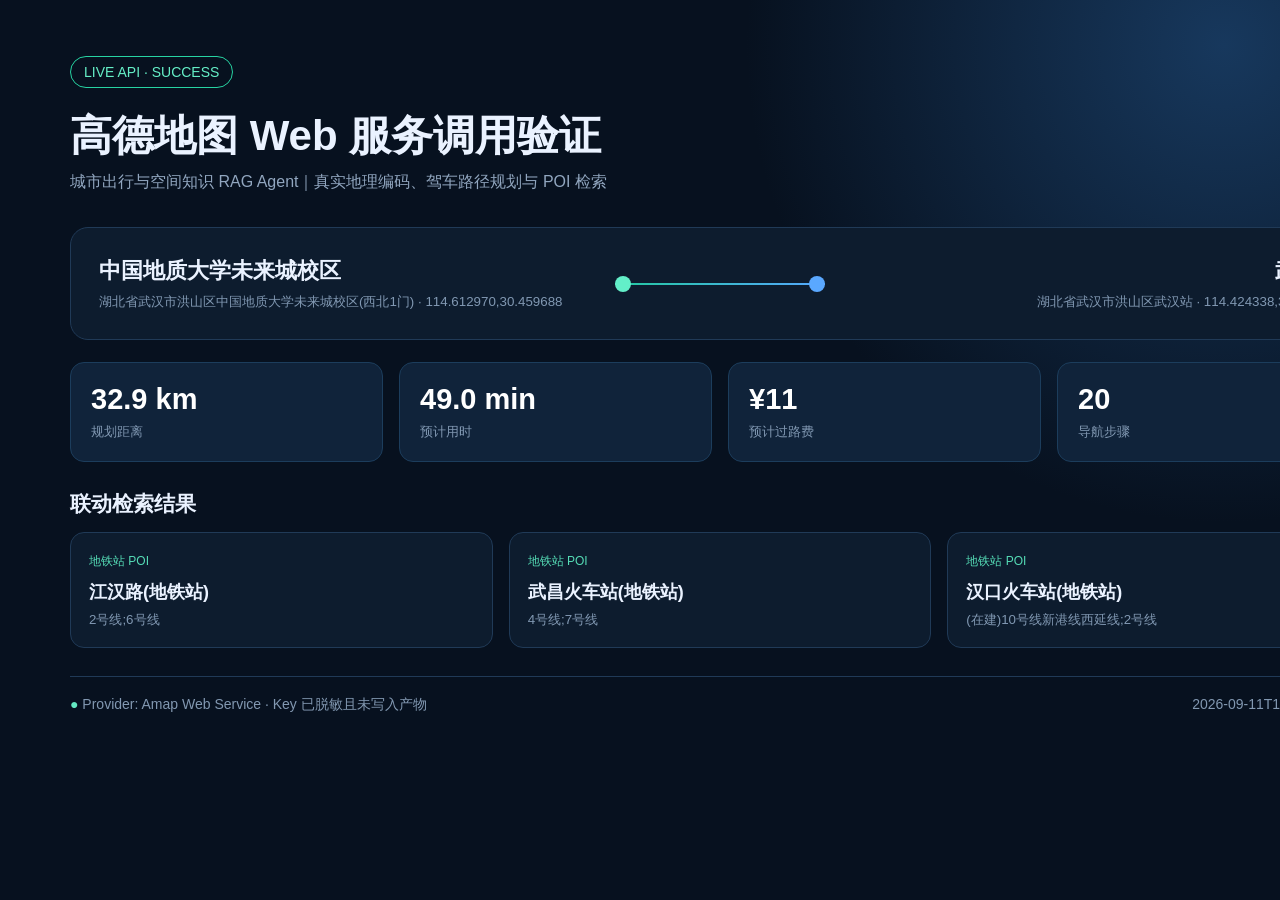
<file: artifacts/amap_demo.html>
<!doctype html>
<html lang="zh-CN"><head><meta charset="utf-8"><meta name="viewport" content="width=device-width">
<title>高德地图工具调用验证</title><style>
*{box-sizing:border-box} body{margin:0;background:#07111f;color:#eaf2ff;font-family:"Microsoft YaHei",sans-serif}
.page{width:1440px;height:900px;padding:56px 70px;background:radial-gradient(circle at 85% 5%,#17385d 0,transparent 32%),#07111f}
.tag{display:inline-block;padding:7px 13px;border:1px solid #27d3a2;border-radius:20px;color:#65efc7;font-size:14px}
h1{font-size:42px;margin:20px 0 8px} .sub{color:#91a6bf;margin-bottom:34px}
.route{display:grid;grid-template-columns:1fr 210px 1fr;align-items:center;background:#0d1c2e;border:1px solid #203a57;border-radius:18px;padding:28px}
.place small,.metric small,article small{display:block;color:#8198b2;margin-top:7px} .place strong{font-size:22px} .line{height:2px;background:linear-gradient(90deg,#23c9a0,#55a7ff);position:relative}
.line:before,.line:after{content:"";position:absolute;top:-7px;width:16px;height:16px;border-radius:50%;background:#63efc9} .line:after{right:0;background:#5aa8ff}
.metrics{display:grid;grid-template-columns:repeat(4,1fr);gap:16px;margin:22px 0} .metric{background:#10233a;padding:20px;border-radius:14px;border:1px solid #1c3d5c} .metric strong{display:block;font-size:29px;color:#fff}
h2{font-size:21px;margin:28px 0 14px} .pois{display:grid;grid-template-columns:repeat(3,1fr);gap:16px} article{min-height:116px;padding:18px;background:#0d1c2e;border:1px solid #203a57;border-radius:14px} article span{font-size:12px;color:#55dcb6} article strong{display:block;margin-top:10px;font-size:18px}
.foot{margin-top:28px;padding-top:19px;border-top:1px solid #203a57;color:#8298b1;font-size:14px;display:flex;justify-content:space-between} .ok{color:#64e8c2}
</style></head><body><main class="page">
<span class="tag">LIVE API · SUCCESS</span><h1>高德地图 Web 服务调用验证</h1>
<div class="sub">城市出行与空间知识 RAG Agent｜真实地理编码、驾车路径规划与 POI 检索</div>
<section class="route"><div class="place"><strong>中国地质大学未来城校区</strong><small>湖北省武汉市洪山区中国地质大学未来城校区(西北1门) · 114.612970,30.459688</small></div><div class="line"></div><div class="place" style="text-align:right"><strong>武汉站</strong><small>湖北省武汉市洪山区武汉站 · 114.424338,30.606981</small></div></section>
<section class="metrics"><div class="metric"><strong>32.9 km</strong><small>规划距离</small></div><div class="metric"><strong>49.0 min</strong><small>预计用时</small></div><div class="metric"><strong>¥11</strong><small>预计过路费</small></div><div class="metric"><strong>20</strong><small>导航步骤</small></div></section>
<h2>联动检索结果</h2><section class="pois"><article><span>地铁站 POI</span><strong>江汉路(地铁站)</strong><small>2号线;6号线</small></article><article><span>地铁站 POI</span><strong>武昌火车站(地铁站)</strong><small>4号线;7号线</small></article><article><span>地铁站 POI</span><strong>汉口火车站(地铁站)</strong><small>(在建)10号线新港线西延线;2号线</small></article></section>
<footer class="foot"><span><b class="ok">●</b> Provider: Amap Web Service · Key 已脱敏且未写入产物</span><span>2026-09-11T18:24:46+08:00</span></footer>
</main></body></html>
</file>
